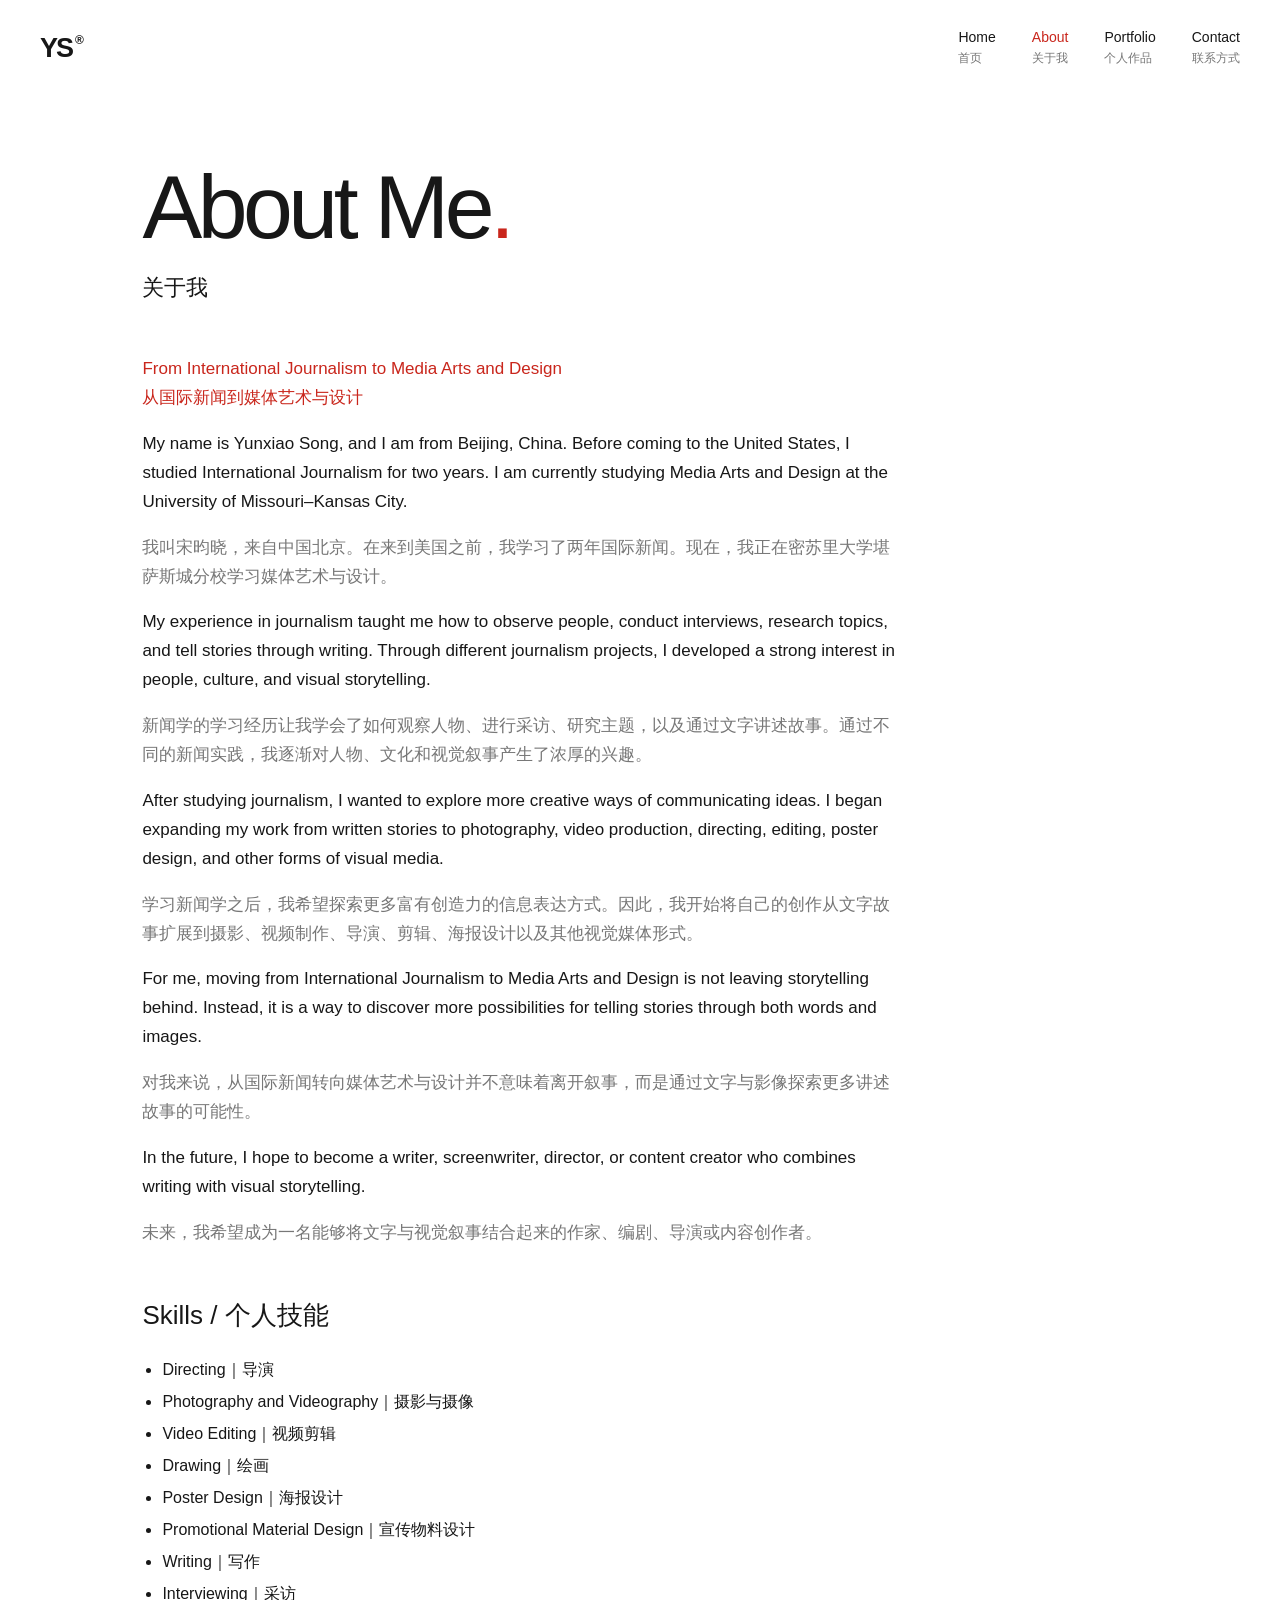
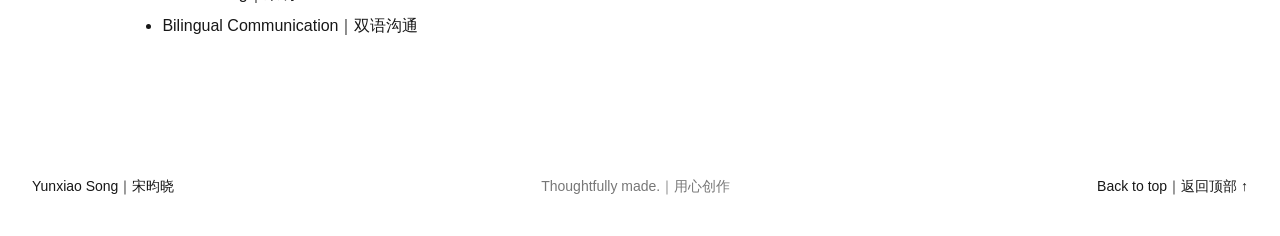
<file: about.html>
<!doctype html><html lang="en"><head><meta charset="utf-8"><meta name="viewport" content="width=device-width,initial-scale=1"><title>About — Yunxiao Song</title><link rel="stylesheet" href="style.css"><link rel="icon" href="icon.svg"></head><body><header><a class="wordmark" href="index.html" aria-label="Yunxiao Song home">YS<span>®</span></a><nav aria-label="Main navigation"><a href="index.html">Home<span>首页</span></a><a href="about.html" aria-current="page">About<span>关于我</span></a><a href="portfolio.html">Portfolio<span>个人作品</span></a><a href="contact.html">Contact<span>联系方式</span></a></nav></header><main class="content-page"><h1>About Me<span class="red">.</span><span class="heading-zh">关于我</span></h1><p class="red">From International Journalism to Media Arts and Design<br>从国际新闻到媒体艺术与设计</p><p>My name is Yunxiao Song, and I am from Beijing, China. Before coming to the United States, I studied International Journalism for two years. I am currently studying Media Arts and Design at the University of Missouri–Kansas City.</p><p class="zh">我叫宋昀晓，来自中国北京。在来到美国之前，我学习了两年国际新闻。现在，我正在密苏里大学堪萨斯城分校学习媒体艺术与设计。</p><p>My experience in journalism taught me how to observe people, conduct interviews, research topics, and tell stories through writing. Through different journalism projects, I developed a strong interest in people, culture, and visual storytelling.</p><p class="zh">新闻学的学习经历让我学会了如何观察人物、进行采访、研究主题，以及通过文字讲述故事。通过不同的新闻实践，我逐渐对人物、文化和视觉叙事产生了浓厚的兴趣。</p><p>After studying journalism, I wanted to explore more creative ways of communicating ideas. I began expanding my work from written stories to photography, video production, directing, editing, poster design, and other forms of visual media.</p><p class="zh">学习新闻学之后，我希望探索更多富有创造力的信息表达方式。因此，我开始将自己的创作从文字故事扩展到摄影、视频制作、导演、剪辑、海报设计以及其他视觉媒体形式。</p><p>For me, moving from International Journalism to Media Arts and Design is not leaving storytelling behind. Instead, it is a way to discover more possibilities for telling stories through both words and images.</p><p class="zh">对我来说，从国际新闻转向媒体艺术与设计并不意味着离开叙事，而是通过文字与影像探索更多讲述故事的可能性。</p><p>In the future, I hope to become a writer, screenwriter, director, or content creator who combines writing with visual storytelling.</p><p class="zh">未来，我希望成为一名能够将文字与视觉叙事结合起来的作家、编剧、导演或内容创作者。</p><h2>Skills / 个人技能</h2><ul><li>Directing｜导演</li><li>Photography and Videography｜摄影与摄像</li><li>Video Editing｜视频剪辑</li><li>Drawing｜绘画</li><li>Poster Design｜海报设计</li><li>Promotional Material Design｜宣传物料设计</li><li>Writing｜写作</li><li>Interviewing｜采访</li><li>Bilingual Communication｜双语沟通</li></ul></main><footer><a href="index.html">Yunxiao Song｜宋昀晓</a><span>Thoughtfully made.｜用心创作</span><a href="#">Back to top｜返回顶部 ↑</a></footer></body></html>
</file>
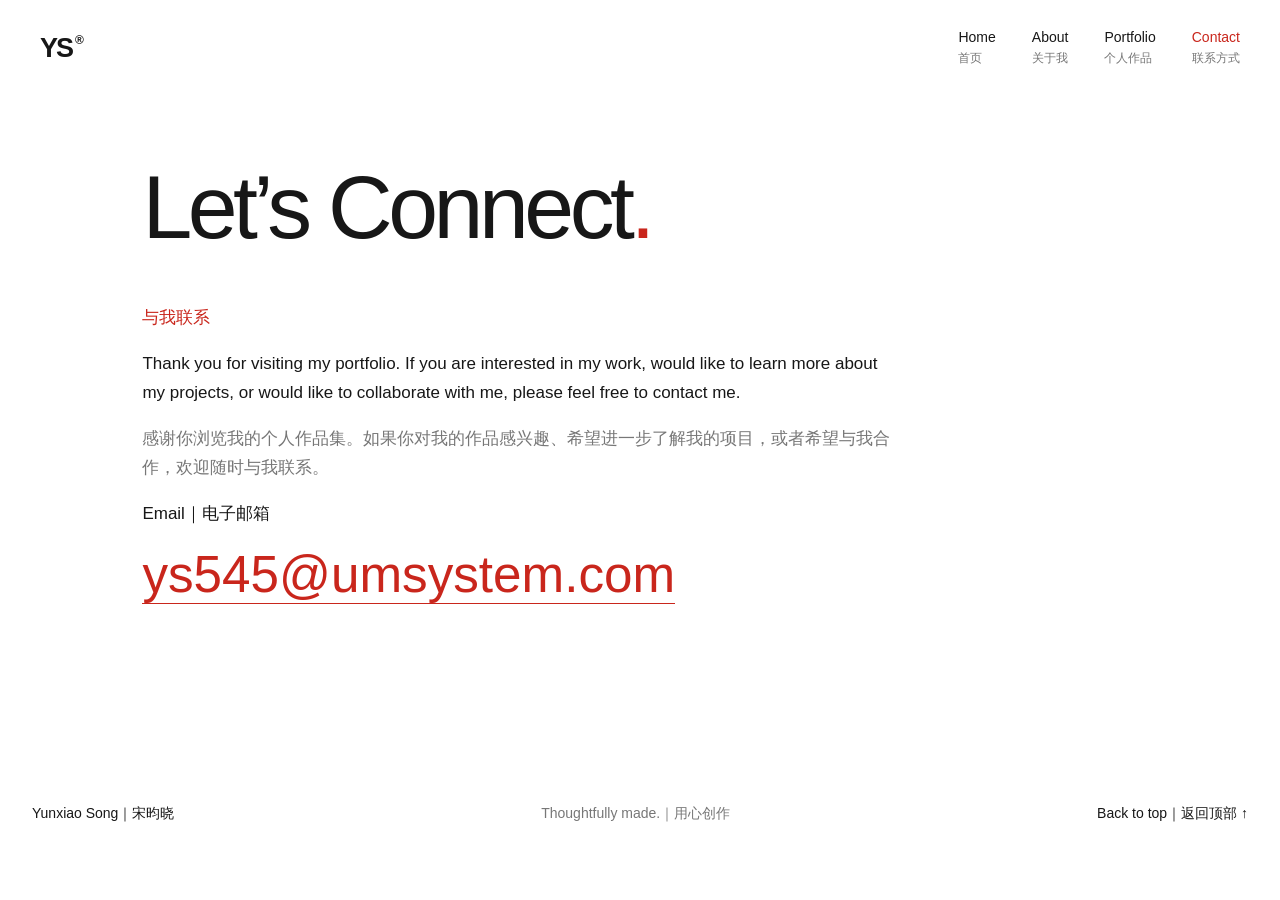
<file: contact.html>
<!doctype html><html lang="en"><head><meta charset="utf-8"><meta name="viewport" content="width=device-width,initial-scale=1"><title>Contact — Yunxiao Song</title><link rel="stylesheet" href="style.css"><link rel="icon" href="icon.svg"></head><body><header><a class="wordmark" href="index.html" aria-label="Yunxiao Song home">YS<span>®</span></a><nav aria-label="Main navigation"><a href="index.html">Home<span>首页</span></a><a href="about.html">About<span>关于我</span></a><a href="portfolio.html">Portfolio<span>个人作品</span></a><a href="contact.html" aria-current="page">Contact<span>联系方式</span></a></nav></header><main class="content-page"><h1>Let’s Connect<span class="red">.</span></h1><p class="red">与我联系</p><p>Thank you for visiting my portfolio. If you are interested in my work, would like to learn more about my projects, or would like to collaborate with me, please feel free to contact me.</p><p class="zh">感谢你浏览我的个人作品集。如果你对我的作品感兴趣、希望进一步了解我的项目，或者希望与我合作，欢迎随时与我联系。</p><p>Email｜电子邮箱</p><a class="contact-email" href="mailto:ys545@umsystem.com">ys545@umsystem.com</a></main><footer><a href="index.html">Yunxiao Song｜宋昀晓</a><span>Thoughtfully made.｜用心创作</span><a href="#">Back to top｜返回顶部 ↑</a></footer></body></html>
</file>
<file: style.css>
:root{font-family:Arial,Helvetica,sans-serif;color:#171717;background:#fff;font-synthesis:none;scroll-behavior:smooth}*{box-sizing:border-box}body{margin:0}a{color:inherit;text-decoration:none}a:focus-visible{outline:2px solid #c9261c;outline-offset:6px}header{height:96px;display:flex;align-items:center;justify-content:space-between;padding:0 40px;font-size:14px;position:absolute;inset:0 0 auto;z-index:30}.wordmark{font-size:27px;letter-spacing:-2px;font-weight:700}.wordmark span{font-size:12px;vertical-align:top;margin-left:3px;letter-spacing:0}.header-note{position:absolute;left:31%}header>a:last-child span{margin-left:26px}.hero{min-height:780px;height:100svh;position:relative;overflow:hidden}.hero-copy{position:absolute;top:23%;right:6%;width:46%;z-index:20;pointer-events:none}h1{margin:0;font-size:clamp(100px,11.7vw,205px);line-height:.85;letter-spacing:-.075em;font-weight:500}.period{color:#c9261c} .hero-copy p{font-size:16px;line-height:1.5;color:#c9261c;max-width:355px;margin:40px 0 0 8px}.hero-bottom{position:absolute;bottom:34px;left:40px;right:40px;display:flex;justify-content:space-between;align-items:center;font-size:13px}.hero-bottom>a{position:absolute;left:50%;transform:translateX(-50%);font-size:14px}.hero-bottom>a span{margin-left:25px}.movement{color:#777}.index{color:#777}.trail{position:absolute;inset:0;pointer-events:none;z-index:10}.trail img{position:absolute;width:clamp(140px,18vw,280px);height:clamp(170px,22vw,345px);object-fit:cover;will-change:transform,opacity}.work{padding:0 12px;scroll-margin-top:18px}.section-heading{display:flex;align-items:center;justify-content:space-between;padding:28px 20px 22px;font-size:13px;border-top:1px solid #ddd}.section-heading h2{font-size:16px;font-weight:400;margin:0}.section-heading>span:nth-child(2){color:#777}.masonry{column-count:3;column-gap:8px}.project{break-inside:avoid;margin:0 0 8px;position:relative;overflow:hidden;background:#f4f4f4}.project img{display:block;width:100%;height:auto;object-fit:cover;transition:transform .65s ease}.project:hover img{transform:scale(1.025)}.project figcaption{position:absolute;bottom:0;left:0;right:0;padding:44px 20px 18px;display:flex;justify-content:space-between;gap:12px;align-items:flex-end;color:white;background:linear-gradient(transparent,rgba(0,0,0,.55));font-size:14px}.project small{display:block;font-size:12px;opacity:.8;margin-top:5px}.project-number{font-size:12px}footer{margin:0 32px;padding:40px 0;display:flex;justify-content:space-between;font-size:14px}footer>span{color:#777}@media(min-width:1800px){.hero-copy{right:10%}}@media(max-width:800px){header{height:76px;padding:0 22px}.header-note{display:none}.hero{min-height:710px;max-height:1000px}.hero-copy{top:29%;right:6%;width:70%}h1{font-size:clamp(88px,16vw,145px)}.hero-copy p{font-size:16px;margin-top:30px;max-width:300px}.hero-bottom{left:22px;right:22px}.movement{display:none}.hero-bottom>a{position:static;transform:none}.masonry{column-count:2}.section-heading{padding-inline:6px}.section-heading>span:nth-child(2){display:none}.project figcaption{padding:36px 12px 12px}footer{margin:0 20px}}@media(max-width:480px){.hero-copy{width:82%;right:6%;top:29%}h1{font-size:20vw}.hero-copy p{max-width:280px;margin-left:3px}.hero{min-height:680px}.masonry{column-count:1}.work{padding:0 8px}.project{margin-bottom:8px}footer>span{display:none}}@media(prefers-reduced-motion:reduce){:root{scroll-behavior:auto}.trail{display:none}.project img{transition:none}}

header nav{display:flex;gap:36px;align-items:center}header nav a{display:flex;flex-direction:column;gap:5px;padding:8px 0}header nav a span{font-size:12px;color:#777}header nav a[aria-current=page]{color:#c9261c}.content-page{padding:160px 8% 80px;max-width:1200px;margin:auto;min-height:85vh}.content-page h1{font-size:clamp(48px,7vw,100px);letter-spacing:-.05em;line-height:1.05;margin-bottom:50px}.content-page h2{font-size:26px;margin-top:50px;font-weight:400}.content-page h3{font-size:19px;font-weight:400}.content-page p{font-size:17px;line-height:1.7;max-width:760px}.content-page .zh{color:#777}.content-page .red{color:#c9261c}.content-page article{border-top:1px solid #ddd;padding:20px 0}.content-page ul{padding-left:20px;line-height:2}.contact-email{font-size:clamp(24px,4vw,52px);border-bottom:1px solid #c9261c;color:#c9261c}@media(max-width:600px){header nav{gap:16px}header nav a{font-size:13px}header nav a span{font-size:11px}.content-page{padding:130px 22px 60px}.hero-copy p{line-height:1.8}}

.video-projects .video-project{padding:32px 0 48px}.video-heading{display:flex;gap:24px;align-items:baseline;margin:0 0 24px}.video-index{font-size:13px;color:#c9261c}.content-page .video-heading h3{font-size:clamp(22px,3vw,36px);line-height:1.25;margin:0;max-width:850px}.video-heading h3 span{display:block;font-size:17px;line-height:1.6;color:#777;margin-top:8px}.video-project video{display:block;width:100%;aspect-ratio:16/9;object-fit:contain;background:#111;border-radius:0}.video-description{display:grid;grid-template-columns:1.4fr 1fr;gap:48px;margin-top:28px}.video-description h4{font-size:14px;font-weight:400;color:#c9261c;margin:0 0 16px}.content-page .video-description p{font-size:16px;line-height:1.75;margin:0 0 16px}.video-description .award{border-top:1px solid #ddd;padding-top:16px;color:#c9261c}@media(max-width:700px){.video-description{grid-template-columns:1fr;gap:16px}.video-heading{gap:14px}.video-projects .video-project{padding-bottom:24px}}

#promotional-materials{scroll-margin-top:28px}.content-page .materials-heading{font-size:23px;margin:40px 0 24px}.content-page .material-project{padding:32px 0 48px}.material-gallery{display:grid;gap:8px;align-items:start}.material-gallery.paired{grid-template-columns:1fr 1fr}.material-gallery.portrait{max-width:740px;margin:0 auto}.material-gallery figure{margin:0}.material-gallery a{display:block}.material-gallery img{display:block;width:100%;height:auto;border-radius:0}.material-gallery a:focus-visible{outline-offset:3px}@media(max-width:600px){.material-gallery.paired{grid-template-columns:1fr}.content-page .material-project{padding:24px 0 32px}}

#writing-journalism{scroll-margin-top:28px}.writing-entry{display:grid;grid-template-columns:180px 1fr;gap:32px;padding:28px 0!important}.writing-thumb{display:block;height:240px;overflow:hidden}.writing-thumb img{display:block;width:100%;height:100%;object-fit:cover;object-position:top}.writing-entry h4{font-size:24px;font-weight:400;line-height:1.5;margin:0 0 10px}.content-page .writing-entry p{font-size:16px;margin:10px 0;line-height:1.65}.content-page .writing-entry .writing-en{font-size:14px;color:#777}.read-article{display:inline-block;color:#c9261c;font-size:15px;padding:12px 0}.read-article span{margin-left:20px}.article-reader{max-width:1240px;margin:auto;padding:140px 32px 70px}.article-reader h1{font-size:clamp(28px,4vw,48px);line-height:1.4;letter-spacing:0;margin:28px 0 16px;font-weight:400}.article-english{font-size:18px;line-height:1.6;color:#777}.page-links{display:flex;gap:24px;flex-wrap:wrap;margin:26px 0}.page-links a{font-size:14px;color:#c9261c;padding:8px 0}.image-hint{font-size:13px;color:#777}.article-reader figure{margin:32px 0;scroll-margin-top:24px}.article-reader figcaption{font-size:13px;color:#777;margin-bottom:10px}.article-reader figure img{width:100%;height:auto;display:block}.article-reader figure a{display:block;cursor:zoom-in}@media(max-width:600px){.writing-entry{grid-template-columns:1fr;gap:18px}.writing-thumb{height:200px;max-width:100%}.writing-entry h4{font-size:21px}.article-reader{padding:120px 12px 40px}.article-english{font-size:16px}}

#poster-social-design{scroll-margin-top:28px}.cover-gallery{grid-template-columns:1fr;gap:8px}.cover-gallery figure{max-width:100%}

#painting-illustration{scroll-margin-top:28px}

.heading-zh{display:block;font-size:22px;letter-spacing:0;line-height:1.6;margin-top:16px}.hero-name-zh{display:block;font-size:20px;letter-spacing:.15em;line-height:1.5;margin:24px 0 0 8px}.hero-bilingual p{margin-top:24px}.hero-bilingual p+p{margin-top:12px;max-width:380px;font-size:15px}.hero-copy{top:19%}.project>a{display:block}.project .article-representative{height:520px;object-fit:cover;object-position:center}.project small{line-height:1.4}.hero-bottom{gap:20px}.hero-bottom>a{white-space:nowrap}@media(max-width:800px){.hero-copy{top:20%}.hero-name-zh{margin-top:18px}.hero-bilingual p{margin-top:20px}.hero-bilingual p+p{font-size:14px}.hero{min-height:760px}.hero-bottom .index{font-size:12px}}

.trail img{width:clamp(200px,25vw,380px);height:auto;object-fit:contain}
</file>
